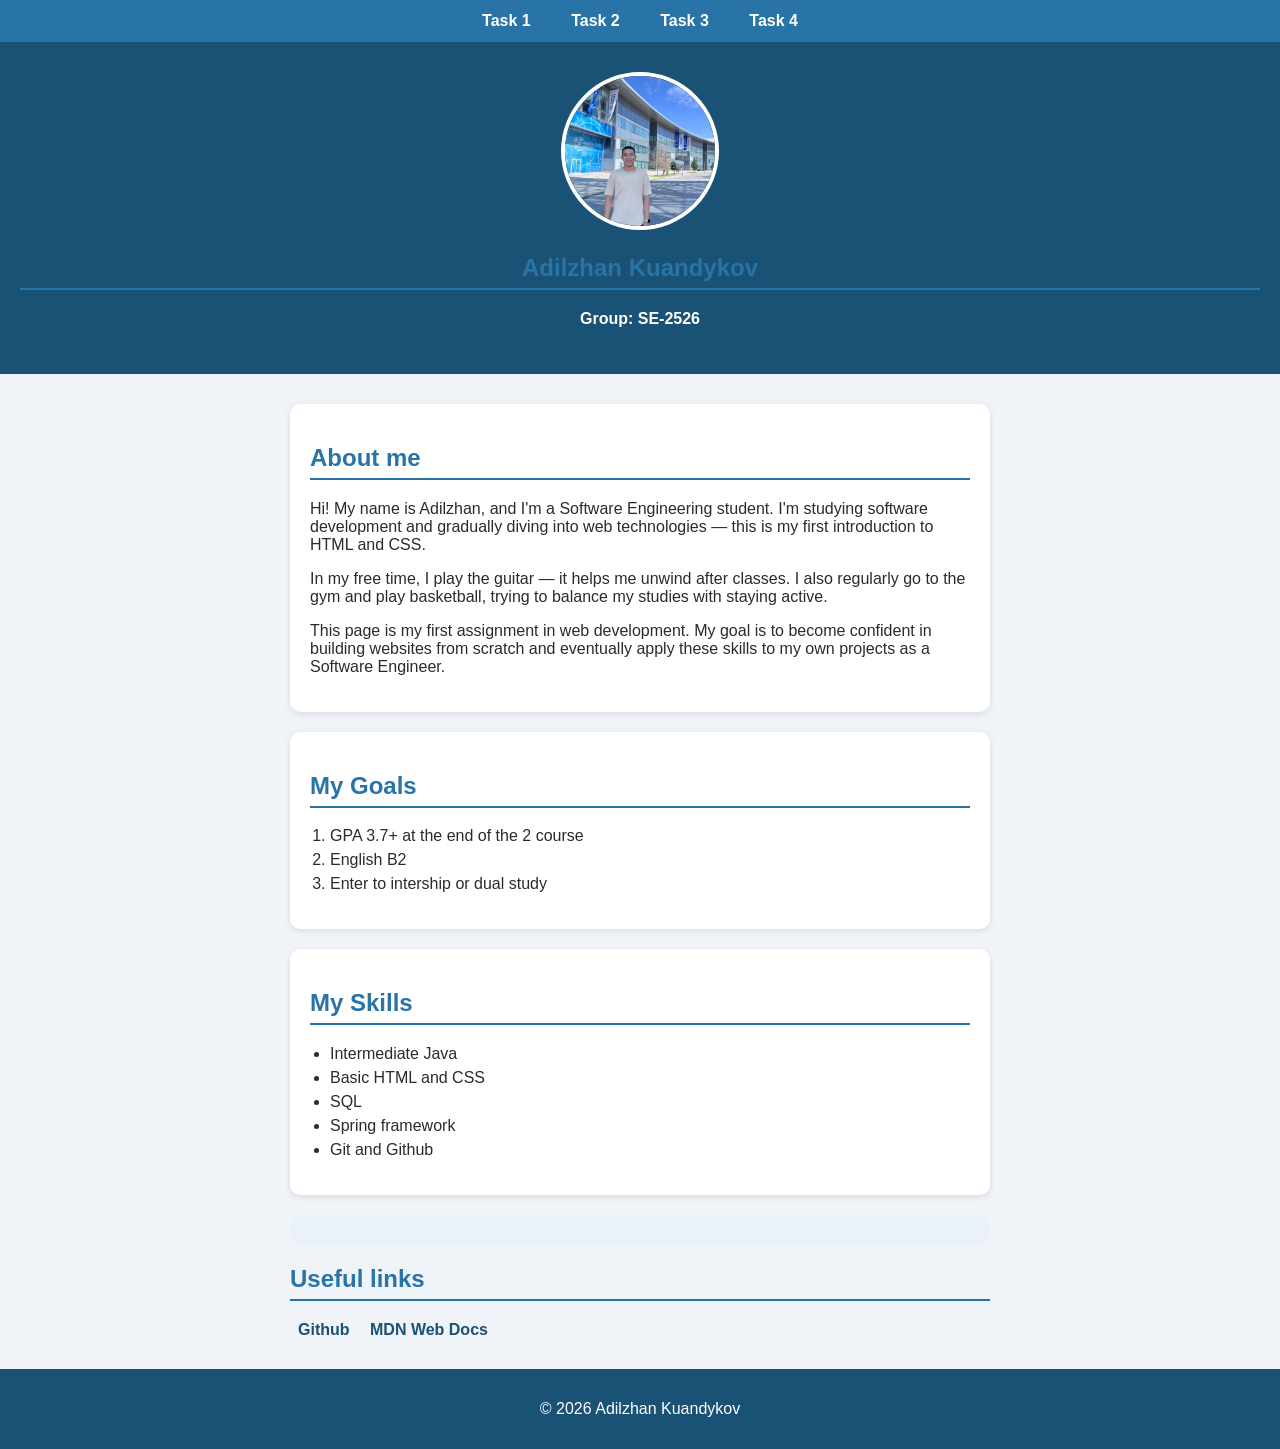
<file: index.html>
<!DOCTYPE html>
<html lang="en">
<head>
    <meta charset="UTF-8">
    <meta name="viewport" content="width=device-width, initial-scale=1.0">
    <title>My Profile</title>
    <link rel="stylesheet" href="styles-task1.css">
  <link rel="stylesheet" href="navbar.css">
</head>
<body>
      <div class="navbar">
  <a href="index.html">Task 1</a>
  <a href="task2.html">Task 2</a>
  <a href="task3.html">Task 3</a>
  <a href="task4.html">Task 4</a>
</div>
    <header>
    <img src="profile.png" width="300" alt="Фотография профиля" class="profile-photo">
    <h2>Adilzhan Kuandykov</h2>
    <p><strong>Group: SE-2526</strong></p>
    </header>
   
    <main>
        <section id="about">
    <h2>About me</h2>
    <p>Hi! My name is Adilzhan, and I'm a Software Engineering student.
    I'm studying software development and gradually diving into web technologies —
    this is my first introduction to HTML and CSS.</p>

    <p>In my free time, I play the guitar — it helps me unwind after classes.
    I also regularly go to the gym and play basketball, trying to balance
    my studies with staying active.</p>

    <p>This page is my first assignment in web development. My goal is to become
    confident in building websites from scratch and eventually apply these skills
    to my own projects as a Software Engineer.</p>
    </section>

    <section id="goals">
    <h2>My Goals</h2>
    <ol>
        <li>GPA 3.7+ at the end of the 2 course</li>
        <li>English B2</li>
        <li>Enter to intership or dual study</li>
        
    </ol>
    </section>

    <section id="skills">
    <h2>My Skills</h2>
    <ul>
        <li>Intermediate Java</li>
        <li>Basic HTML and CSS</li>
        <li>SQL</li>
        <li>Spring framework</li>
        <li>Git and Github</li>
    </ul>
    </section>


    <aside id="links"></aside>
    <h2>Useful links</h2>
    <p>
        <a href="https://github.com/adilzhandev">Github</a>
        <a href="https://developer.mozilla.org" target="_blank">MDN Web Docs</a>
    </p>
    </main>

    <footer>
        <p> &copy; 2026 Adilzhan Kuandykov</p>
    </footer>
</body>
</html>
</file>
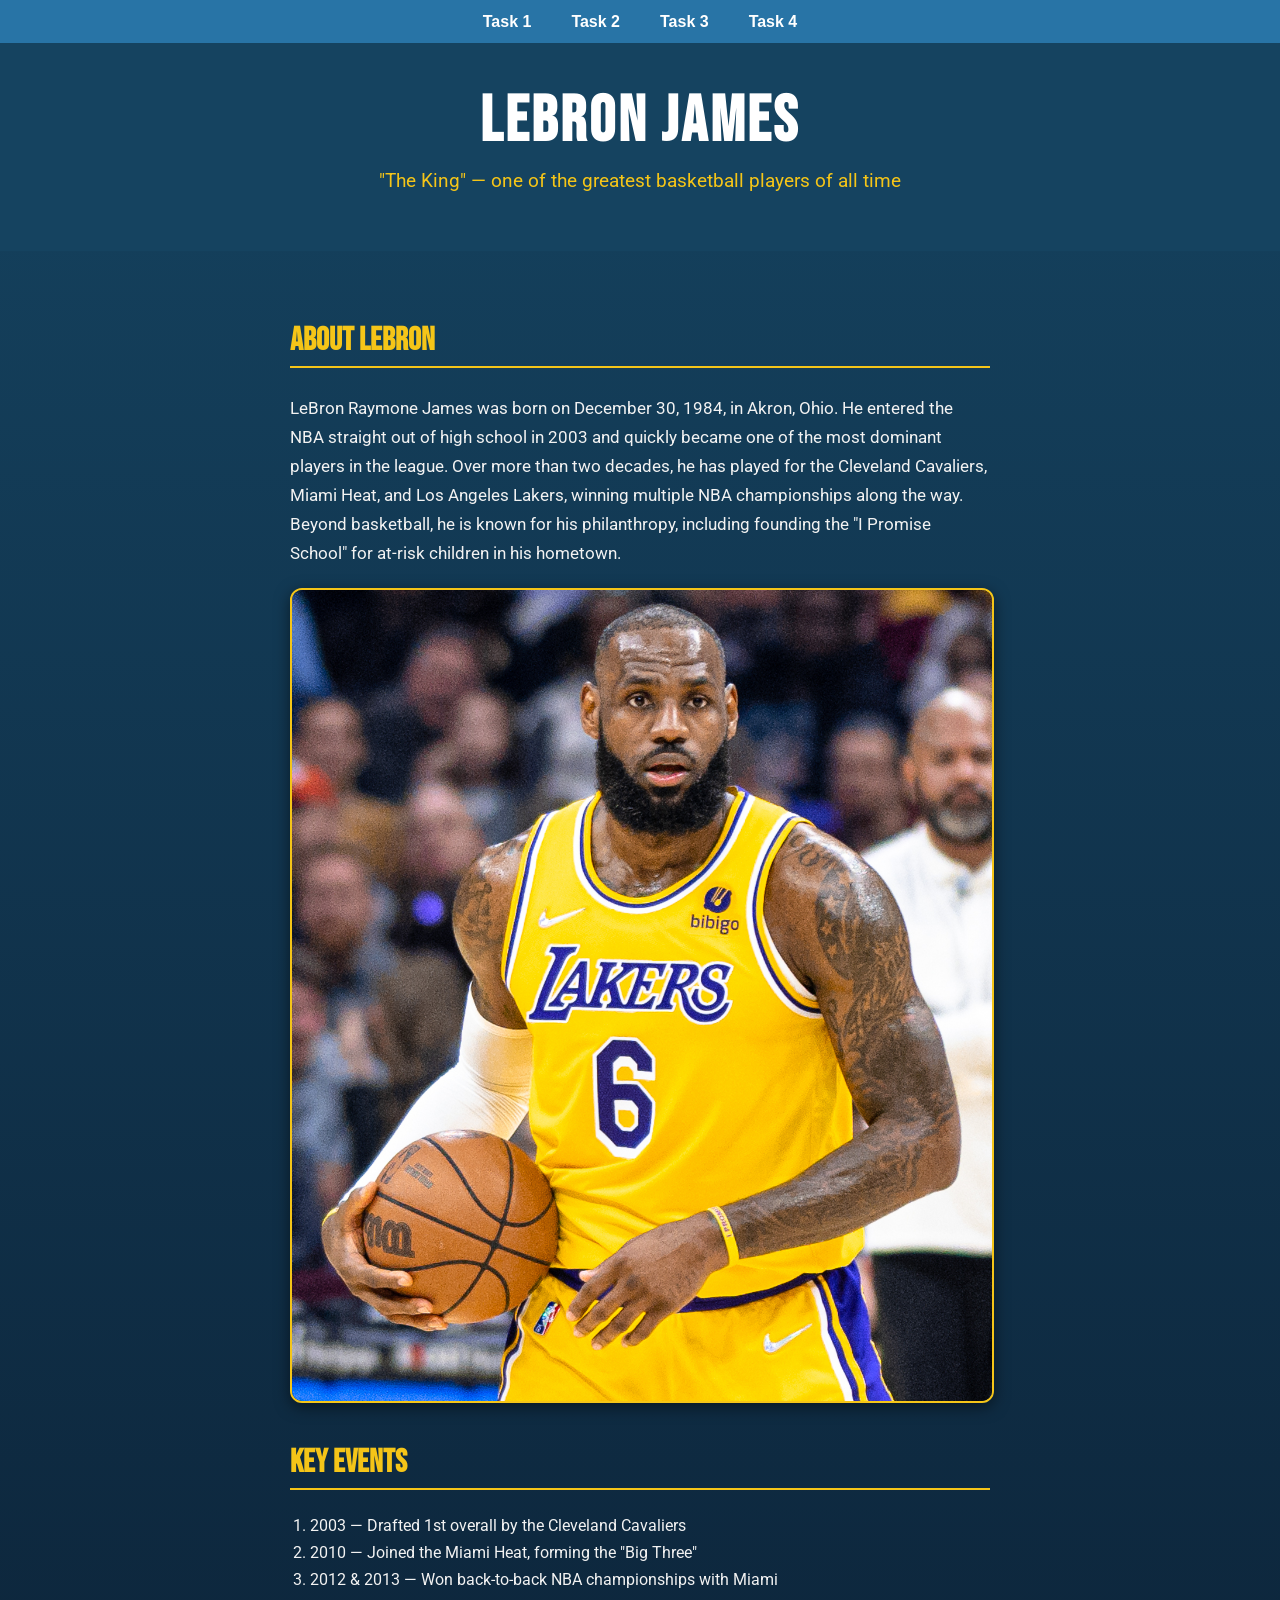
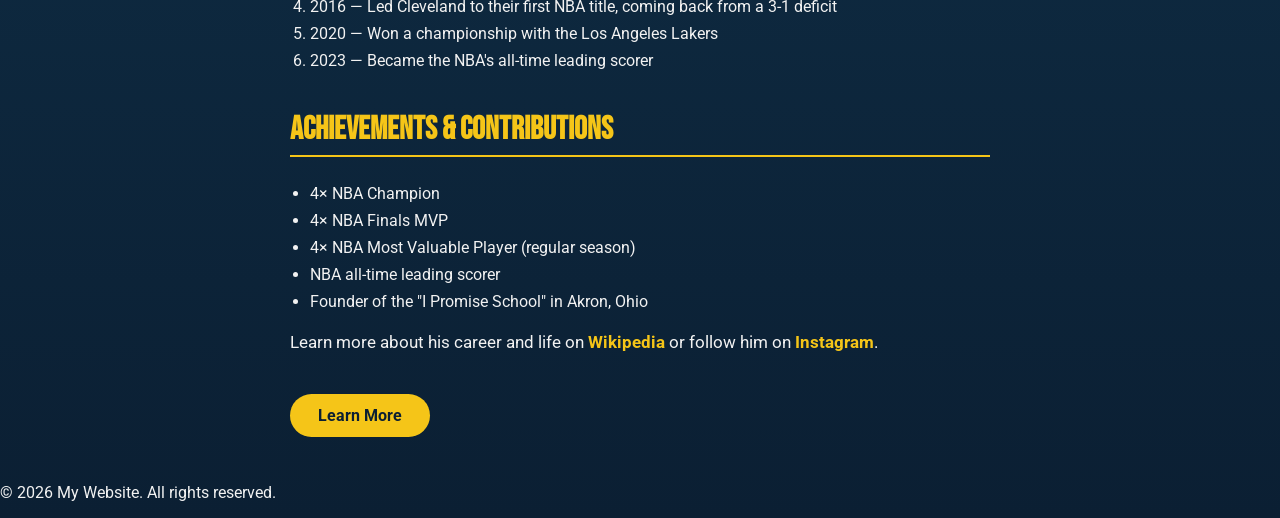
<file: task3.html>
<!DOCTYPE html>
<html lang="en">
<head>
  <meta charset="UTF-8">
  <meta name="viewport" content="width=device-width, initial-scale=1.0">
  <title>Tribute Page - LeBron James</title>

  <!-- Google Fonts -->
  <link rel="preconnect" href="https://fonts.googleapis.com">
  <link href="https://fonts.googleapis.com/css2?family=Bebas+Neue&family=Roboto:wght@400;700&display=swap" rel="stylesheet">

  <!-- т.к. файл лежит в подпапке exercise1/, путь к CSS в корне репозитория идёт через ../ -->

  <link rel="stylesheet" href="styles-task3.css">
  <link rel="stylesheet" href="navbar.css">
</head>
<body>
  <div class="navbar">
  <a href="index.html">Task 1</a>
  <a href="task2.html">Task 2</a>
  <a href="task3.html">Task 3</a>
  <a href="task4.html">Task 4</a>
</div>

  <header class="page-header">
    <h1>LeBron James</h1>
    <h3>"The King" — one of the greatest basketball players of all time</h3>
  </header>

  <div class="content">

    <h2>About LeBron</h2>
    <p>
      LeBron Raymone James was born on December 30, 1984, in Akron, Ohio.
      He entered the NBA straight out of high school in 2003 and quickly
      became one of the most dominant players in the league. Over more than
      two decades, he has played for the Cleveland Cavaliers, Miami Heat,
      and Los Angeles Lakers, winning multiple NBA championships along the way.
      Beyond basketball, he is known for his philanthropy, including founding
      the "I Promise School" for at-risk children in his hometown.
    </p>

    <img src="lebron.png" alt="LeBron James playing basketball" class="tribute-photo">

    <h2>Key Events</h2>
    <ol>
      <li>2003 — Drafted 1st overall by the Cleveland Cavaliers</li>
      <li>2010 — Joined the Miami Heat, forming the "Big Three"</li>
      <li>2012 &amp; 2013 — Won back-to-back NBA championships with Miami</li>
      <li>2016 — Led Cleveland to their first NBA title, coming back from a 3-1 deficit</li>
      <li>2020 — Won a championship with the Los Angeles Lakers</li>
      <li>2023 — Became the NBA's all-time leading scorer</li>
    </ol>

    <h2>Achievements &amp; Contributions</h2>
    <ul>
      <li>4× NBA Champion</li>
      <li>4× NBA Finals MVP</li>
      <li>4× NBA Most Valuable Player (regular season)</li>
      <li>NBA all-time leading scorer</li>
      <li>Founder of the "I Promise School" in Akron, Ohio</li>
    </ul>

    <p>
      Learn more about his career and life on
      <a href="https://en.wikipedia.org/wiki/LeBron_James" target="_blank">Wikipedia</a>
      or follow him on
      <a href="https://www.instagram.com/kingjames/" target="_blank">Instagram</a>.
    </p>

    <a href="https://en.wikipedia.org/wiki/LeBron_James" target="_blank" class="btn">Learn More</a>

  </div>

  <div class="footer">
    <p>&copy; 2026 My Website. All rights reserved.</p>
  </div>

</body>
</html>
</file>
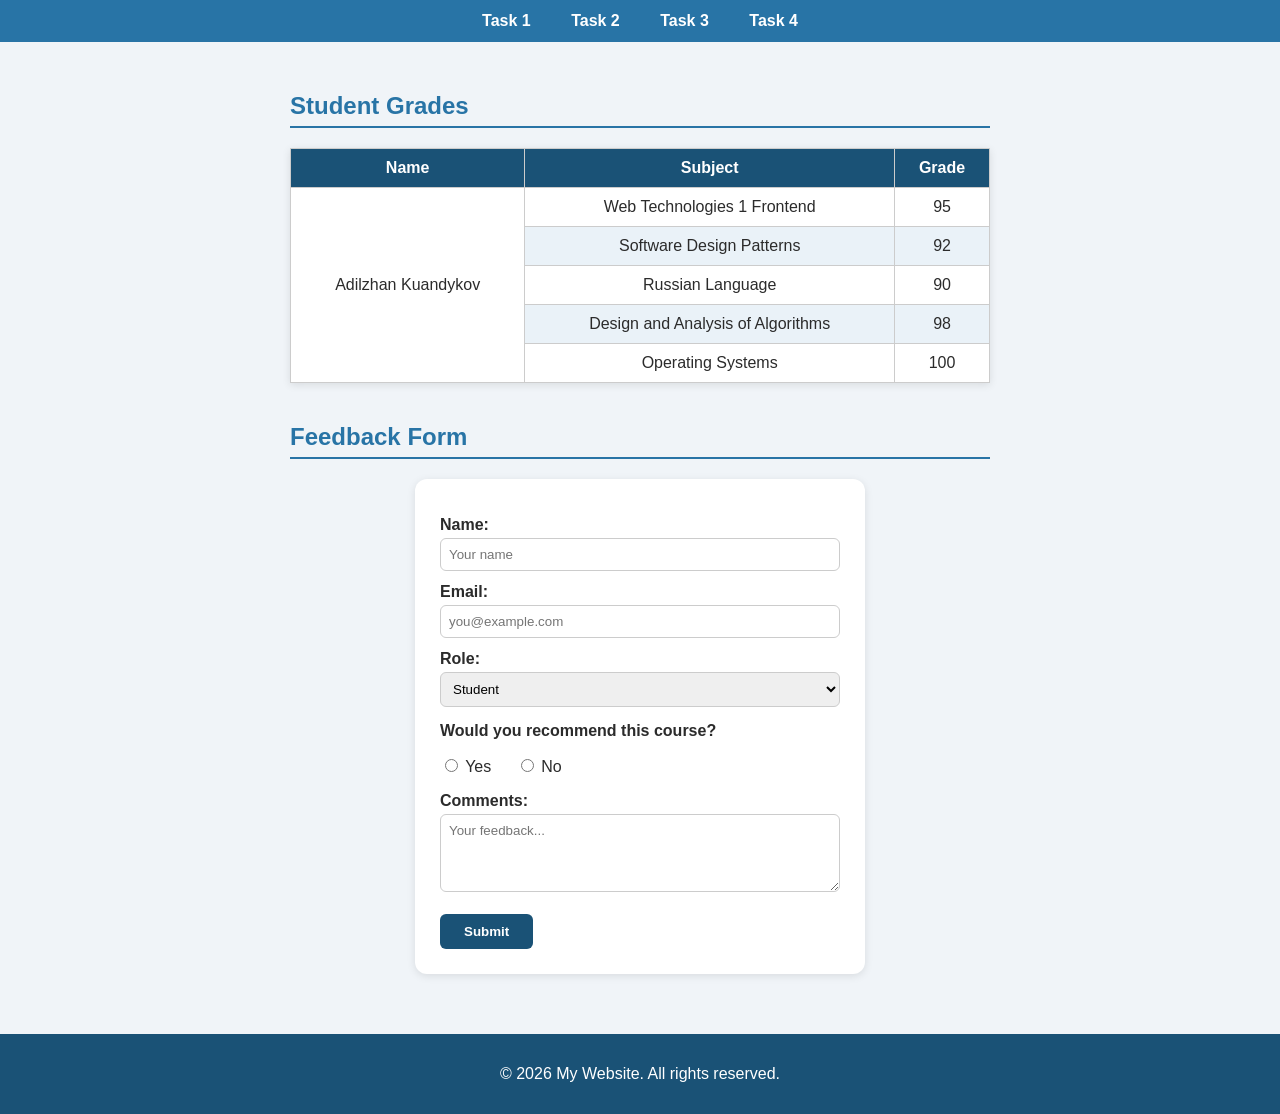
<file: task4.html>
<!DOCTYPE html>
<html lang="en">
<head>
  <meta charset="UTF-8">
  <meta name="viewport" content="width=device-width, initial-scale=1.0">
  <title>Task 4 - Table &amp; Form</title>
  <link rel="stylesheet" href="navbar.css">
  <link rel="stylesheet" href="styles-task4.css">
</head>
<body>

  <div class="navbar">
    <a href="index.html">Task 1</a>
    <a href="task2.html">Task 2</a>
    <a href="task3.html">Task 3</a>
    <a href="task4.html">Task 4</a>
  </div>

  <div class="page-wrapper">

    <h2 id="grades-heading">Student Grades</h2>

    <table>
      <thead>
        <tr>
          <th>Name</th>
          <th>Subject</th>
          <th>Grade</th>
        </tr>
      </thead>
      <tbody>
        <tr>
          <td rowspan="5">Adilzhan Kuandykov</td>
          <td>Web Technologies 1 Frontend</td>
          <td>95</td>
        </tr>
        <tr class="highlight-row">
          <td>Software Design Patterns</td>
          <td>92</td>
        </tr>
        <tr>
          <td>Russian Language</td>
          <td>90</td>
        </tr>
        <tr>
          <td>Design and Analysis of Algorithms</td>
          <td>98</td>
        </tr>
        <tr>
          <td>Operating Systems</td>
          <td>100</td>
        </tr>
      </tbody>
    </table>

    <h2 id="form-heading">Feedback Form</h2>

    <form>
      <label for="name">Name:</label>
      <input type="text" id="name" name="name" placeholder="Your name">

      <label for="email">Email:</label>
      <input type="email" id="email" name="email" placeholder="you@example.com">

      <label for="role">Role:</label>
      <select id="role" name="role">
        <option value="student">Student</option>
        <option value="teacher">Teacher</option>
        <option value="other">Other</option>
      </select>

      <p class="radio-question">Would you recommend this course?</p>
      <label class="radio-label"><input type="radio" name="recommend" value="yes"> Yes</label>
      <label class="radio-label"><input type="radio" name="recommend" value="no"> No</label>

      <label for="comments">Comments:</label>
      <textarea id="comments" name="comments" rows="4" placeholder="Your feedback..."></textarea>

      <button type="submit" class="submit-btn">Submit</button>
    </form>

  </div>

  <div class="footer">
    <p>&copy; 2026 My Website. All rights reserved.</p>
  </div>

</body>
</html>
</file>
<file: styles-task1.css>
/* ===== Task 1: личная страница ===== */

body {
  font-family: 'Segoe UI', Arial, sans-serif;
  background-color: #f0f4f8;
  color: #2b2b2b;
  margin: 0;
}

/* ===== Header (шапка с фото и именем) ===== */
header {
  background-color: #1a5276;
  color: white;
  text-align: center;
  padding: 30px 20px;
}

header img {
  width: 150px;
  height: 150px;
  object-fit: cover;
  border-radius: 50%;
  border: 4px solid white;
}

/* ===== Основной контейнер ===== */
main {
  max-width: 700px;
  margin: 30px auto;
  padding: 0 20px;
}

/* ===== Секции-карточки (About, Goals, Skills) ===== */
section {
  background-color: white;
  padding: 20px;
  margin-bottom: 20px;
  border-radius: 10px;
  box-shadow: 0 2px 6px rgba(0, 0, 0, 0.1);
}

h2 {
  color: #2874a6;
  border-bottom: 2px solid #2874a6;
  padding-bottom: 6px;
}

ol, ul {
  padding-left: 20px;
}

li {
  margin-bottom: 6px;
}

/* ===== Aside (полезные ссылки) ===== */
aside {
  background-color: #eaf2f8;
  padding: 15px 20px;
  border-radius: 10px;
  text-align: center;
}

a {
  color: #1a5276;
  text-decoration: none;
  font-weight: bold;
  margin: 0 8px;
}

a:hover {
  color: #e74c3c;
  text-decoration: underline;
}

/* ===== Footer ===== */
footer {
  text-align: center;
  padding: 15px;
  background-color: #1a5276;
  color: white;
  margin-top: 30px;
}
</file>
<file: navbar.css>
/* ===== Navigation bar ===== */

.navbar {
  background-color: #2874a6;
  padding: 12px 0;
  text-align: center;
}

.navbar a {
  color: white;
  margin: 0 18px;
  text-decoration: none;
  font-weight: bold;
  font-family: Arial, sans-serif;
}

.navbar a:hover {
  color: #f0f4f8;
  text-decoration: underline;
}
</file>
<file: styles-task3.css>
/* ===== Task 3: tribute page (LeBron James) ===== */

body {
  margin: 0;
  background: linear-gradient(180deg, #154360, #0b1f33);
  font-family: 'Roboto', Arial, sans-serif;
  color: #f2f2f2;
}


.page-header {
  background-color: #154360;
  color: #ffffff;
  text-align: center;
  padding: 40px 20px;
}

.page-header h1 {
  font-family: 'Bebas Neue', sans-serif;
  font-size: 64px;
  letter-spacing: 3px;
  margin: 0;
}

.page-header h3 {
  font-weight: 400;
  color: #f5c518;
  margin-top: 10px;
}


.content {
  max-width: 700px;
  margin: 0 auto;
  padding: 30px 20px;
}

.content h2 {
  font-family: 'Bebas Neue', sans-serif;
  font-size: 32px;
  color: #f5c518;
  border-bottom: 2px solid #f5c518;
  padding-bottom: 6px;
  margin-top: 40px;
}

.content p {
  line-height: 1.7;
  font-size: 17px;
}


.tribute-photo {
  display: block;
  max-width: 100%;
  margin: 20px auto;
  border-radius: 12px;
  box-shadow: 0 4px 15px rgba(0, 0, 0, 0.5);
  border: 2px solid #f5c518;
}


ol, ul {
  padding-left: 20px;
}

li {
  margin-bottom: 8px;
  font-size: 16px;
}


a {
  color: #f5c518;
  font-weight: bold;
  text-decoration: none;
}

a:hover {
  color: #ffffff;
  text-decoration: underline;
}


.btn {
  display: inline-block;
  margin-top: 20px;
  padding: 12px 28px;
  background-color: #f5c518;
  color: #0b1f33;
  border-radius: 30px;
  font-weight: bold;
  text-decoration: none;
  transition: background-color 0.2s;
}

.btn:hover {
  background-color: #ffffff;
  color: #154360;
  text-decoration: none;
}
</file>
<file: styles-task4.css>
body {
  font-family: 'Segoe UI', Arial, sans-serif;
  background-color: #f0f4f8;
  color: #2b2b2b;
  margin: 0;
  min-height: 100vh;
}

.page-wrapper {
  max-width: 700px;
  margin: 0 auto;
  padding: 30px 20px;
}

h2 {
  color: #2874a6;
  border-bottom: 2px solid #2874a6;
  padding-bottom: 6px;
}


table {
  border-collapse: collapse;
  width: 100%;
  margin-bottom: 40px;
  background-color: white;
  box-shadow: 0 2px 8px rgba(0, 0, 0, 0.1);
}

th, td {
  border: 1px solid #ccc;
  padding: 10px;
  text-align: center;
}

thead {
  background-color: #1a5276;
  color: white;
}

tbody tr:nth-child(even) {
  background-color: #eaf2f8;
}

.highlight-row {
  background-color: #f9e79f;
}


form {
  max-width: 400px;
  margin: 0 auto;
  background-color: white;
  padding: 25px;
  border-radius: 12px;
  box-shadow: 0 2px 8px rgba(0, 0, 0, 0.1);
}

label {
  display: block;
  font-weight: bold;
  margin-top: 12px;
  margin-bottom: 4px;
}

input[type="text"],
input[type="email"],
select,
textarea {
  width: 100%;
  padding: 8px;
  box-sizing: border-box;
  border: 1px solid #ccc;
  border-radius: 6px;
  font-family: inherit;
}

.radio-question {
  font-weight: bold;
  margin-top: 15px;
  margin-bottom: 4px;
}

.radio-label {
  display: inline-block;
  font-weight: normal;
  margin-right: 20px;
}

.submit-btn {
  margin-top: 18px;
  padding: 10px 24px;
  background-color: #1a5276;
  color: white;
  border: none;
  border-radius: 6px;
  cursor: pointer;
  font-weight: bold;
}

.submit-btn:hover {
  background-color: #2874a6;
}


.footer {
  text-align: center;
  padding: 15px;
  background-color: #1a5276;
  color: white;
  margin-top: 30px;
}
</file>
